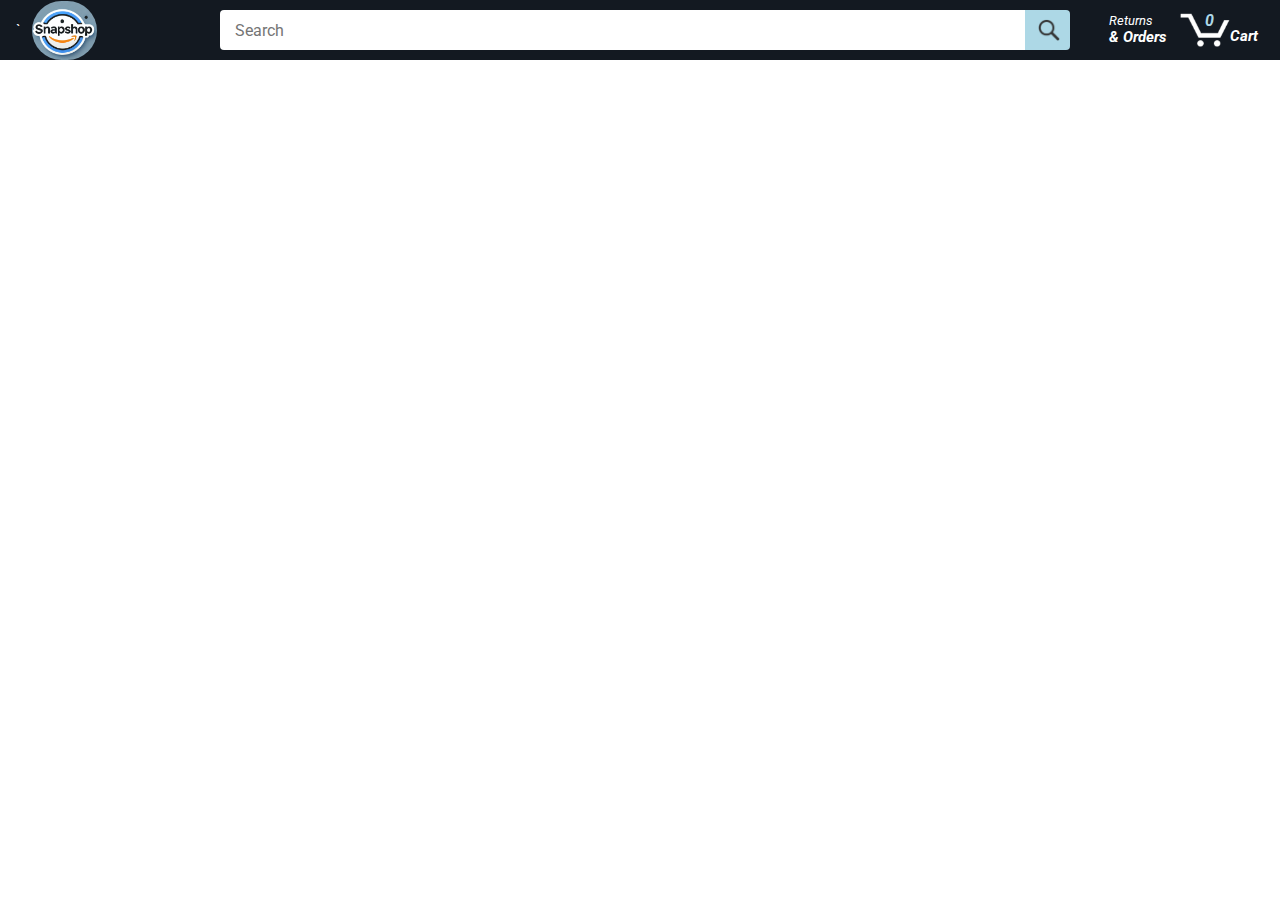
<file: index.html>
<!DOCTYPE html>
<html>
  <head>
    <title>Snap Shop</title>

    <!-- This code is needed for responsive design to work.
      (Responsive design = make the website look good on
      smaller screen sizes like a phone or a tablet). -->
    <meta name="viewport" content="width=device-width, initial-scale=1">

    <!-- Load a font called Roboto from Google Fonts. -->
    <link rel="preconnect" href="https://fonts.googleapis.com">
    <link rel="preconnect" href="https://fonts.gstatic.com" crossorigin>
    <link href="https://fonts.googleapis.com/css2?family=Roboto:wght@400;500;700&display=swap" rel="stylesheet">

    <!-- Here are the CSS files for this page. -->
    <link rel="stylesheet" href="styles/shared/general.css">
    <link rel="stylesheet" href="styles/shared/amazon-header.css">
    <link rel="stylesheet" href="styles/pages/amazon.css">
  </head>
  <body style="font-style: italic;">
    <div class="amazon-header">`
      <div class="amazon-header-left-section">
        <a href="amazon.html" class="header-link">
          <img class="amazon-logo"
            src="images/snap.png">
          <img class="amazon-mobile-logo"
            src="images/snap.png">
        </a>
      </div>

      <div class="amazon-header-middle-section">
        <input class="search-bar" type="text" placeholder="Search">

        <button class="search-button">
          <img class="search-icon" src="images/icons/search-icon.png">
        </button>
      </div>

      <div class="amazon-header-right-section">
        <a class="orders-link header-link" href="orders.html">
          <span class="returns-text">Returns</span>
          <span class="orders-text">& Orders</span>
        </a>

        <a class="cart-link header-link" href="checkout.html">
          <img class="cart-icon" src="images/icons/cart-icon.png">
          <div class="cart-quantity js-cart-quantity">0</div>
          <div class="cart-text">Cart</div>
        </a>
      </div>
    </div>

    <div class="main">
      <div class="products-grid js-products-grid">
      </div>
    </div>

    <script type="module" src="scripts/amazon.js"></script>
  </body>
</html>
</file>
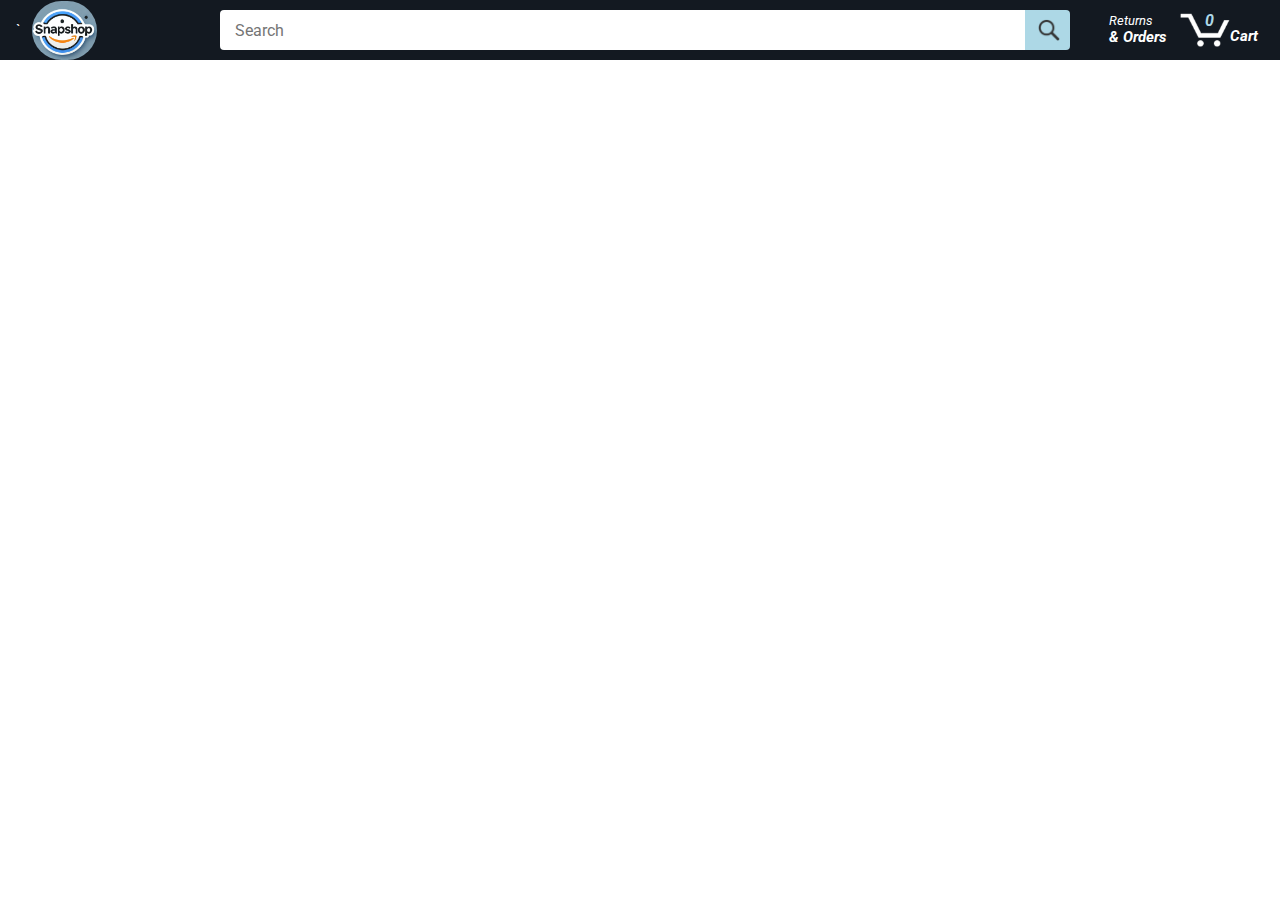
<file: amazon.html>
<!DOCTYPE html>
<html>
  <head>
    <title>Amazon Project</title>

    <!-- This code is needed for responsive design to work.
      (Responsive design = make the website look good on
      smaller screen sizes like a phone or a tablet). -->
    <meta name="viewport" content="width=device-width, initial-scale=1">

    <!-- Load a font called Roboto from Google Fonts. -->
    <link rel="preconnect" href="https://fonts.googleapis.com">
    <link rel="preconnect" href="https://fonts.gstatic.com" crossorigin>
    <link href="https://fonts.googleapis.com/css2?family=Roboto:wght@400;500;700&display=swap" rel="stylesheet">

    <!-- Here are the CSS files for this page. -->
    <link rel="stylesheet" href="styles/shared/general.css">
    <link rel="stylesheet" href="styles/shared/amazon-header.css">
    <link rel="stylesheet" href="styles/pages/amazon.css">
  </head>
  <body style="font-style: italic;">
    <div class="amazon-header">`
      <div class="amazon-header-left-section">
        <a href="amazon.html" class="header-link">
          <img class="amazon-logo"
            src="images/snap.png">
          <img class="amazon-mobile-logo"
            src="images/snap.png">
        </a>
      </div>

      <div class="amazon-header-middle-section">
        <input class="search-bar" type="text" placeholder="Search">

        <button class="search-button">
          <img class="search-icon" src="images/icons/search-icon.png">
        </button>
      </div>

      <div class="amazon-header-right-section">
        <a class="orders-link header-link" href="orders.html">
          <span class="returns-text">Returns</span>
          <span class="orders-text">& Orders</span>
        </a>

        <a class="cart-link header-link" href="checkout.html">
          <img class="cart-icon" src="images/icons/cart-icon.png">
          <div class="cart-quantity js-cart-quantity">0</div>
          <div class="cart-text">Cart</div>
        </a>
      </div>
    </div>

    <div class="main">
      <div class="products-grid js-products-grid">
      </div>
    </div>

    <script type="module" src="scripts/amazon.js"></script>
  </body>
</html>
</file>
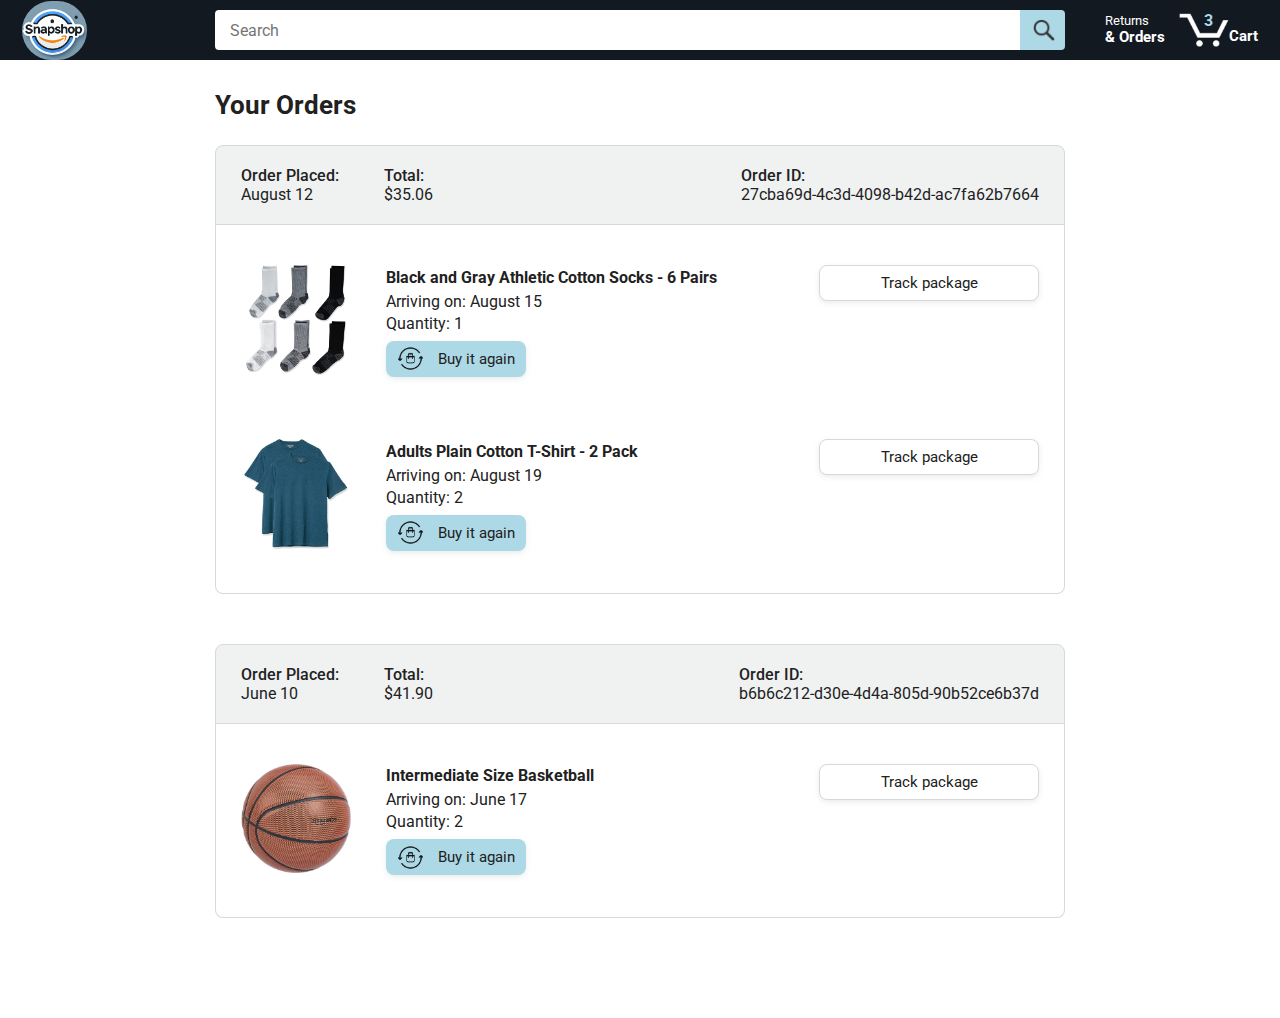
<file: orders.html>
<!DOCTYPE html>
<html>
  <head>
    <title>Orders</title>

    <!-- This code is needed for responsive design to work.
      (Responsive design = make the website look good on
      smaller screen sizes like a phone or a tablet). -->
    <meta name="viewport" content="width=device-width, initial-scale=1">

    <!-- Load a font called Roboto from Google Fonts. -->
    <link rel="preconnect" href="https://fonts.googleapis.com">
    <link rel="preconnect" href="https://fonts.gstatic.com" crossorigin>
    <link href="https://fonts.googleapis.com/css2?family=Roboto:wght@400;500;700&display=swap" rel="stylesheet">

    <!-- Here are the CSS files for this page. -->
    <link rel="stylesheet" href="styles/shared/general.css">
    <link rel="stylesheet" href="styles/shared/amazon-header.css">
    <link rel="stylesheet" href="styles/pages/orders.css">
  </head>
  <body>
    <div class="amazon-header">
      <div class="amazon-header-left-section">
        <a href="amazon.html" class="header-link">
          <img class="amazon-logo"
            src="images/snap.png">
          <img class="amazon-mobile-logo"
            src="images/snap.png">
        </a>
      </div>

      <div class="amazon-header-middle-section">
        <input class="search-bar" type="text" placeholder="Search">

        <button class="search-button">
          <img class="search-icon" src="images/icons/search-icon.png">
        </button>
      </div>

      <div class="amazon-header-right-section">
        <a class="orders-link header-link" href="orders.html">
          <span class="returns-text">Returns</span>
          <span class="orders-text">& Orders</span>
        </a>

        <a class="cart-link header-link" href="checkout.html">
          <img class="cart-icon" src="images/icons/cart-icon.png">
          <div class="cart-quantity">3</div>
          <div class="cart-text">Cart</div>
        </a>
      </div>
    </div>

    <div class="main">
      <div class="page-title">Your Orders</div>

      <div class="orders-grid">
        <div class="order-container">

          <div class="order-header">
            <div class="order-header-left-section">
              <div class="order-date">
                <div class="order-header-label">Order Placed:</div>
                <div>August 12</div>
              </div>
              <div class="order-total">
                <div class="order-header-label">Total:</div>
                <div>$35.06</div>
              </div>
            </div>

            <div class="order-header-right-section">
              <div class="order-header-label">Order ID:</div>
              <div>27cba69d-4c3d-4098-b42d-ac7fa62b7664</div>
            </div>
          </div>

          <div class="order-details-grid">
            <div class="product-image-container">
              <img src="images/products/athletic-cotton-socks-6-pairs.jpg">
            </div>

            <div class="product-details">
              <div class="product-name">
                Black and Gray Athletic Cotton Socks - 6 Pairs
              </div>
              <div class="product-delivery-date">
                Arriving on: August 15
              </div>
              <div class="product-quantity">
                Quantity: 1
              </div>
              <button class="buy-again-button button-primary">
                <img class="buy-again-icon" src="images/icons/buy-again.png">
                <span class="buy-again-message">Buy it again</span>
              </button>
            </div>

            <div class="product-actions">
              <a href="tracking.html?orderId=123&productId=456">
                <button class="track-package-button button-secondary">
                  Track package
                </button>
              </a>
            </div>

            <div class="product-image-container">
              <img src="images/products/adults-plain-cotton-tshirt-2-pack-teal.jpg">
            </div>

            <div class="product-details">
              <div class="product-name">
                Adults Plain Cotton T-Shirt - 2 Pack
              </div>
              <div class="product-delivery-date">
                Arriving on: August 19
              </div>
              <div class="product-quantity">
                Quantity: 2
              </div>
              <button class="buy-again-button button-primary">
                <img class="buy-again-icon" src="images/icons/buy-again.png">
                <span class="buy-again-message">Buy it again</span>
              </button>
            </div>

            <div class="product-actions">
              <a href="tracking.html">
                <button class="track-package-button button-secondary">
                  Track package
                </button>
              </a>
            </div>
          </div>
        </div>

        <div class="order-container">

          <div class="order-header">
            <div class="order-header-left-section">
              <div class="order-date">
                <div class="order-header-label">Order Placed:</div>
                <div>June 10</div>
              </div>
              <div class="order-total">
                <div class="order-header-label">Total:</div>
                <div>$41.90</div>
              </div>
            </div>

            <div class="order-header-right-section">
              <div class="order-header-label">Order ID:</div>
              <div>b6b6c212-d30e-4d4a-805d-90b52ce6b37d</div>
            </div>
          </div>

          <div class="order-details-grid">
            <div class="product-image-container">
              <img src="images/products/intermediate-composite-basketball.jpg">
            </div>

            <div class="product-details">
              <div class="product-name">
                Intermediate Size Basketball
              </div>
              <div class="product-delivery-date">
                Arriving on: June 17
              </div>
              <div class="product-quantity">
                Quantity: 2
              </div>
              <button class="buy-again-button button-primary">
                <img class="buy-again-icon" src="images/icons/buy-again.png">
                <span class="buy-again-message">Buy it again</span>
              </button>
            </div>

            <div class="product-actions">
              <a href="tracking.html">
                <button class="track-package-button button-secondary">
                  Track package
                </button>
              </a>
            </div>
          </div>
        </div>
      </div>
    </div>
  </body>
</html>
</file>
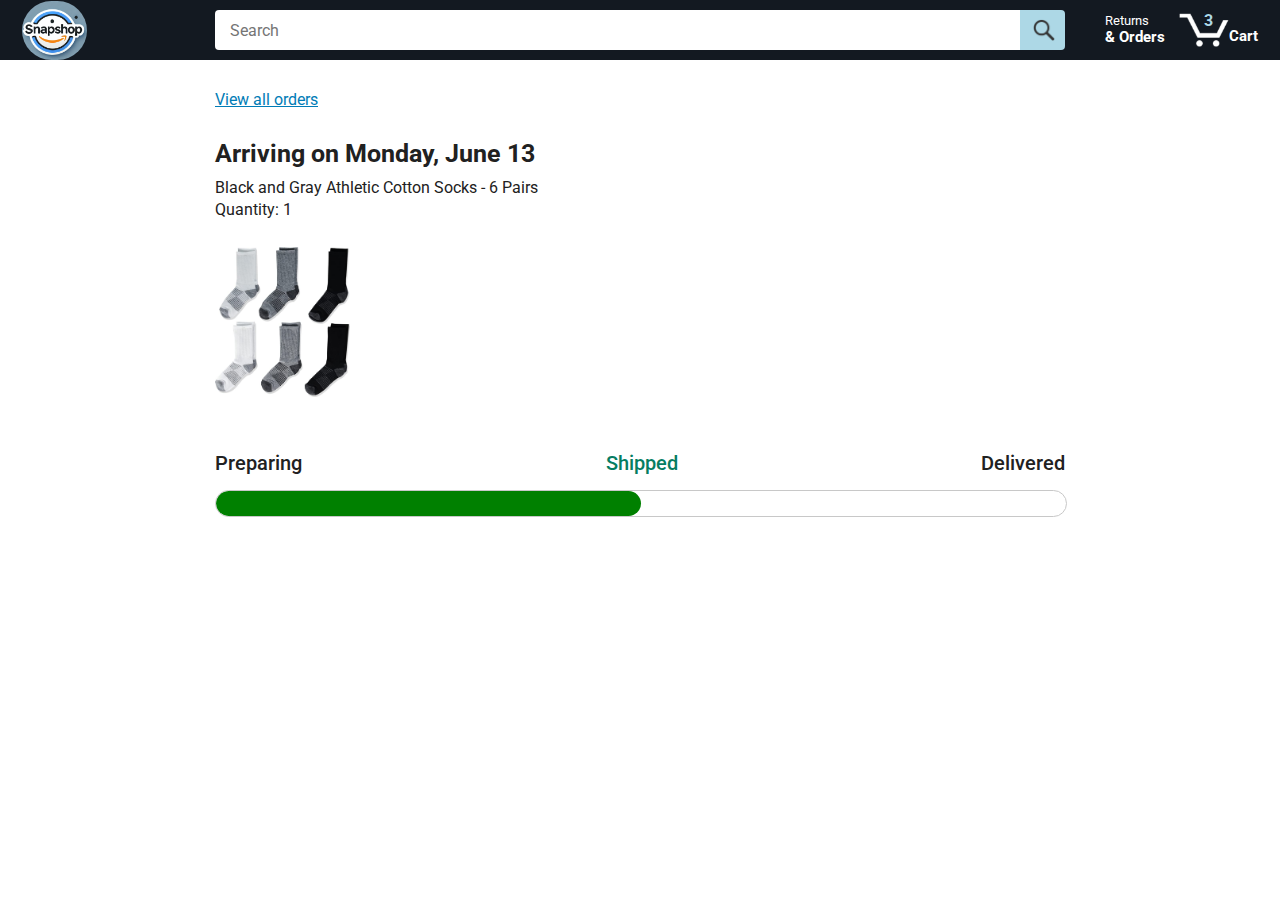
<file: tracking.html>
<!DOCTYPE html>
<html>
  <head>
    <title>Tracking</title>

    <!-- This code is needed for responsive design to work.
      (Responsive design = make the website look good on
      smaller screen sizes like a phone or a tablet). -->
    <meta name="viewport" content="width=device-width, initial-scale=1">

    <!-- Load a font called Roboto from Google Fonts. -->
    <link rel="preconnect" href="https://fonts.googleapis.com">
    <link rel="preconnect" href="https://fonts.gstatic.com" crossorigin>
    <link href="https://fonts.googleapis.com/css2?family=Roboto:wght@400;500;700&display=swap" rel="stylesheet">

    <!-- Here are the CSS files for this page. -->
    <link rel="stylesheet" href="styles/shared/general.css">
    <link rel="stylesheet" href="styles/shared/amazon-header.css">
    <link rel="stylesheet" href="styles/pages/tracking.css">
  </head>
  <body>
    <div class="amazon-header">
      <div class="amazon-header-left-section">
        <a href="amazon.html" class="header-link">
          <img class="amazon-logo"
            src="images/snap.png">
          <img class="amazon-mobile-logo"
            src="images/snap.png">
        </a>
      </div>

      <div class="amazon-header-middle-section">
        <input class="search-bar" type="text" placeholder="Search">

        <button class="search-button">
          <img class="search-icon" src="images/icons/search-icon.png">
        </button>
      </div>

      <div class="amazon-header-right-section">
        <a class="orders-link header-link" href="orders.html">
          <span class="returns-text">Returns</span>
          <span class="orders-text">& Orders</span>
        </a>

        <a class="cart-link header-link" href="checkout.html">
          <img class="cart-icon" src="images/icons/cart-icon.png">
          <div class="cart-quantity">3</div>
          <div class="cart-text">Cart</div>
        </a>
      </div>
    </div>

    <div class="main">
      <div class="order-tracking">
        <a class="back-to-orders-link link-primary" href="orders.html">
          View all orders
        </a>

        <div class="delivery-date">
          Arriving on Monday, June 13
        </div>

        <div class="product-info">
          Black and Gray Athletic Cotton Socks - 6 Pairs
        </div>

        <div class="product-info">
          Quantity: 1
        </div>

        <img class="product-image" src="images/products/athletic-cotton-socks-6-pairs.jpg">

        <div class="progress-labels-container">
          <div class="progress-label">
            Preparing
          </div>
          <div class="progress-label current-status">
            Shipped
          </div>
          <div class="progress-label">
            Delivered
          </div>
        </div>

        <div class="progress-bar-container">
          <div class="progress-bar"></div>
        </div>
      </div>
    </div>

    <script>
      const url = new URL(window.location.href);
      console.log(url.searchParams.get('orderId'));
      console.log(url.searchParams.get('productId'));
    </script>
  </body>
</html>
</file>
<file: styles/shared/general.css>
body {
  font-family: Roboto, Arial;
  color: rgb(33, 33, 33);
  /* The <body> element has a default margin of 8px
     on all sides. This removes the default margins. */
  margin: 0;
}

/* <p> elements have a default margin on the top
   and bottom. This removes the default margins. */
p {
  margin: 0;
}

button {
  cursor: pointer;
}

select {
  cursor: pointer;
}

input, select, button {
  font-family: Roboto, Arial;
}

.button-primary {
  color: rgb(33, 33, 33);
  background-color: rgb(255, 216, 20);
  border: 1px solid rgb(252, 210, 0);
  border-radius: 8px;
  cursor: pointer;
  box-shadow: 0 2px 5px rgba(213, 217, 217, 0.5);
}

.button-primary:hover {
  background-color: rgb(247, 202, 0);
  border: 1px solid rgb(242, 194, 0);
}

.button-primary:active {
  background: rgb(255, 216, 20);
  border-color: rgb(252, 210, 0);
  box-shadow: none;
}

.button-secondary {
  color: rgb(33, 33, 33);
  background: white;
  border: 1px solid rgb(213, 217, 217);
  border-radius: 8px;
  cursor: pointer;
  box-shadow: 0 2px 5px rgba(213, 217, 217, 0.5);
}

.button-secondary:hover {
  background-color: rgb(247, 250, 250);
}

.button-secondary:active {
  background-color: rgb(237, 253, 255);
  box-shadow: none;
}

/* These styles will limit text to 2 lines. Anything
   beyond 2 lines will be replaced with "..."
   You can find this code by using an A.I. tool or by
   searching in Google.
   https://css-tricks.com/almanac/properties/l/line-clamp/ */
.limit-text-to-2-lines {
  display: -webkit-box;
  -webkit-line-clamp: 2;
  -webkit-box-orient: vertical;
  overflow: hidden;
}

.link-primary {
  color: rgb(1, 124, 182);
  cursor: pointer;
}

.link-primary:hover {
  color: rgb(196, 80, 0);
}

/* Styles for dropdown selectors. */
select {
  color: rgb(33, 33, 33);
  background-color: rgb(240, 240, 240);
  border: 1px solid rgb(213, 217, 217);
  border-radius: 8px;
  padding: 3px 5px;
  font-size: 15px;
  cursor: pointer;
  box-shadow: 0 2px 5px rgba(213, 217, 217, 0.5);
}

select:focus,
input:focus {
  outline: 2px solid rgb(255, 153, 0);
}
</file>
<file: styles/shared/amazon-header.css>
.amazon-header {
  background-color: rgb(19, 25, 33);
  color: white;
  padding-left: 15px;
  padding-right: 15px;

  display: flex;
  align-items: center;
  justify-content: space-between;

  position: fixed;
  top: 0;
  left: 0;
  right: 0;
  height: 60px;
}

.amazon-header-left-section {
  width: 180px;
}

@media (max-width: 800px) {
  .amazon-header-left-section {
    width: unset;
  }
}

.header-link {
  display: inline-block;
  padding: 6px;
  border-radius: 2px;
  cursor: pointer;
  text-decoration: none;
  border: 1px solid rgba(0, 0, 0, 0);
}

.header-link:hover {
  border: 1px solid white;
}

.amazon-logo {
  width: 65px;
  margin-top: 5px;
  border-radius: 1000px;
}

.amazon-mobile-logo {
  display: none;
}

@media (max-width: 575px) {
  .amazon-logo {
    display: none;
  }

  .amazon-mobile-logo {
    display: block;
    height: 35px;
    margin-top: 5px;
  }
}

.amazon-header-middle-section {
  flex: 1;
  max-width: 850px;
  margin-left: 10px;
  margin-right: 10px;
  display: flex;
}

.search-bar {
  flex: 1;
  width: 0;
  font-size: 16px;
  height: 38px;
  padding-left: 15px;
  border: none;
  border-top-left-radius: 4px;
  border-bottom-left-radius: 4px;
  border-top-right-radius: 0;
  border-bottom-right-radius: 0;
}

.search-button {
  background-color: lightblue;
  border: none;
  width: 45px;
  height: 40px;
  border-top-right-radius: 4px;
  border-bottom-right-radius: 4px;
  flex-shrink: 0;
}

.search-icon {
  height: 22px;
  margin-left: 2px;
  margin-top: 3px;
}

.amazon-header-right-section {
  width: 180px;
  flex-shrink: 0;
  display: flex;
  justify-content: end;
}

.orders-link {
  color: white;
}

.returns-text {
  display: block;
  font-size: 13px;
}

.orders-text {
  display: block;
  font-size: 15px;
  font-weight: 700;
}

.cart-link {
  color: white;
  display: flex;
  align-items: center;
  position: relative;
}

.cart-icon {
  width: 50px;
}

.cart-text {
  margin-top: 12px;
  font-size: 15px;
  font-weight: 700;
}

.cart-quantity {
  color: lightblue;
  font-size: 16px;
  font-weight: 700;

  position: absolute;
  top: 4px;
  left: 22px;
  
  width: 26px;
  text-align: center;
}
</file>
<file: styles/pages/amazon.css>
.main {
  margin-top: 60px;
}

.products-grid {
  display: grid;

  /* - In CSS Grid, 1fr means a column will take up the
       remaining space in the grid.
     - If we write 1fr 1fr ... 1fr; 8 times, this will
       divide the grid into 8 columns, each taking up an
       equal amount of the space.
     - repeat(8, 1fr); is a shortcut for repeating "1fr"
       8 times (instead of typing out "1fr" 8 times).
       repeat(...) is a special property that works with
       display: grid; */
  grid-template-columns: repeat(8, 1fr);
}

/* @media is used to create responsive design (making the
   website look good on any screen size). This @media
   means when the screen width is 2000px or less, we
   will divide the grid into 7 columns instead of 8. */
@media (max-width: 2000px) {
  .products-grid {
    grid-template-columns: repeat(7, 1fr);
  }
}

/* This @media means when the screen width is 1600px or
   less, we will divide the grid into 6 columns. */
@media (max-width: 1600px) {
  .products-grid {
    grid-template-columns: repeat(6, 1fr);
  }
}

@media (max-width: 1300px) {
  .products-grid {
    grid-template-columns: repeat(5, 1fr);
  }
}

@media (max-width: 1000px) {
  .products-grid {
    grid-template-columns: repeat(4, 1fr);
  }
}

@media (max-width: 800px) {
  .products-grid {
    grid-template-columns: repeat(3, 1fr);
  }
}

@media (max-width: 575px) {
  .products-grid {
    grid-template-columns: repeat(2, 1fr);
  }
}

@media (max-width: 450px) {
  .products-grid {
    grid-template-columns: 1fr;
  }
}

.product-container {
  padding-top: 40px;
  padding-bottom: 25px;
  padding-left: 25px;
  padding-right: 25px;

  border-right: 1px solid rgb(231, 231, 231);
  border-bottom: 1px solid rgb(231, 231, 231);

  display: flex;
  flex-direction: column;
}

.product-image-container {
  display: flex;
  justify-content: center;
  align-items: center;

  height: 180px;
  margin-bottom: 20px;
}

.product-image {
  /* Images will overflow their container by default. To
    prevent this, we set max-width and max-height to 100%
    so they stay inside their container. */
  max-width: 100%;
  max-height: 100%;
}

.product-name {
  height: 40px;
  margin-bottom: 5px;
}

.product-rating-container {
  display: flex;
  align-items: center;
  margin-bottom: 10px;
}

.product-rating-stars {
  width: 100px;
  margin-right: 6px;
 
}

.product-rating-count {
  color: rgb(1, 124, 182);
  cursor: pointer;
  margin-top: 3px;
}

.product-price {
  font-weight: 700;
  margin-bottom: 10px;
}

.product-quantity-container {
  margin-bottom: 17px;
}

.product-spacer {
  flex: 1;
}

.added-to-cart {
  color: rgb(6, 125, 98);
  font-size: 16px;

  display: flex;
  align-items: center;
  margin-bottom: 8px;

  /* At first, the "Added to cart" message will
     be invisible. Use JavaScript to change the
     opacity and make it visible. */
  opacity: 0;
}

.added-to-cart img {
  height: 20px;
  margin-right: 5px;
}

.add-to-cart-button {
  width: 100%;
  padding: 8px;
  border-radius: 50px;
  background-color: lightblue;
  border: none;
}

.add-to-cart-button:hover{
  background-color: lightblue;
}
</file>
<file: styles/pages/orders.css>
.main {
  max-width: 850px;
  margin-top: 90px;
  margin-bottom: 100px;
  padding-left: 20px;
  padding-right: 20px;

  /* margin-left: auto;
     margin-right auto;
     Is a trick for centering an element horizontally
     without needing a container. */
  margin-left: auto;
  margin-right: auto;
}

.page-title {
  font-weight: 700;
  font-size: 26px;
  margin-bottom: 25px;
}

.orders-grid {
  display: grid;
  grid-template-columns: 1fr;
  row-gap: 50px;
}

.order-header {
  background-color: rgb(240, 242, 242);
  border: 1px solid rgb(213, 217, 217);

  display: flex;
  align-items: center;
  justify-content: space-between;

  padding: 20px 25px;
  border-top-left-radius: 8px;
  border-top-right-radius: 8px;
}

.order-header-left-section {
  display: flex;
  flex-shrink: 0;
}

.order-header-label {
  font-weight: 500;
}

.order-date,
.order-total {
  margin-right: 45px;
}

.order-header-right-section {
  flex-shrink: 1;
}

@media (max-width: 575px) {
  .order-header {
    flex-direction: column;
    align-items: start;
    line-height: 23px;
    padding: 15px;
  }

  .order-header-left-section {
    flex-direction: column;
  }

  .order-header-label {
    margin-right: 5px;
  }

  .order-date,
  .order-total {
    display: grid;
    grid-template-columns: auto 1fr;
    margin-right: 0;
  }

  .order-header-right-section {
    display: grid;
    grid-template-columns: auto 1fr;
  }
}

.order-details-grid {
  padding: 40px 25px;
  border: 1px solid rgb(213, 217, 217);
  border-top: none;
  border-bottom-left-radius: 8px;
  border-bottom-right-radius: 8px;

  display: grid;
  grid-template-columns: 110px 1fr 220px;
  column-gap: 35px;
  row-gap: 60px;
  align-items: center;
}

@media (max-width: 800px) {
  .order-details-grid {
    grid-template-columns: 110px 1fr;
    row-gap: 0;
    padding-bottom: 8px;
  }
}

@media (max-width: 450px) {
  .order-details-grid {
    grid-template-columns: 1fr;
  }
}

.product-image-container {
  text-align: center;
}

.product-image-container img {
  max-width: 110px;
  max-height: 110px;
}

.product-name {
  font-weight: 700;
  margin-bottom: 5px;
}

.product-delivery-date {
  margin-bottom: 3px;
}

.product-quantity {
  margin-bottom: 8px;
}

.buy-again-button {
  font-size: 15px;
  width: 140px;
  height: 36px;
  border-radius: 8px;

  display: flex;
  align-items: center;
  justify-content: center;
  background-color: lightblue;
  border: none;
}

.buy-again-button:hover{
background-color: lightblue;

}

.buy-again-icon {
  width: 25px;
  margin-right: 15px;
}

.product-actions {
  align-self: start;
}

.track-package-button {
  width: 100%;
  font-size: 15px;
  padding: 8px;
}

@media (max-width: 800px) {
  .buy-again-button {
    margin-bottom: 10px;
  }

  .product-actions {
    /* grid-column: 2 means this element will be placed
       in column 2 in the grid. (Normally, the column that
       an element is placed in is determined by the order
       of the elements in the HTML. grid-column overrides
       this default ordering). */
    grid-column: 2;
    margin-bottom: 30px;
  }

  .track-package-button {
    width: 140px;
  }
}

@media (max-width: 450px) {
  .product-image-container {
    text-align: center;
    margin-bottom: 25px;
  }

  .product-image-container img {
    max-width: 150px;
    max-height: 150px;
  }

  .product-name {
    margin-bottom: 10px;
  }

  .product-quantity {
    margin-bottom: 15px;
  }

  .buy-again-button {
    width: 100%;
    margin-bottom: 15px;
  }

  .product-actions {
    /* grid-column: auto; undos grid-column: 2; from above.
       This element will now be placed in its normal column
       in the grid. */
    grid-column: auto;
    margin-bottom: 70px;
  }

  .track-package-button {
    width: 100%;
    padding: 12px;
  }
}
</file>
<file: styles/pages/tracking.css>
.main {
  max-width: 850px;
  margin-top: 90px;
  margin-bottom: 100px;
  padding-left: 30px;
  padding-right: 30px;

  /* margin-left: auto;
     margin-right auto;
     Is a trick for centering an element horizontally
     without needing a container. */
  margin-left: auto;
  margin-right: auto;
}

.back-to-orders-link {
  display: inline-block;
  margin-bottom: 30px;
}

.delivery-date {
  font-size: 25px;
  font-weight: 700;
  margin-bottom: 10px;
}

.product-info {
  margin-bottom: 3px;
}

.product-image {
  max-width: 150px;
  max-height: 150px;
  margin-top: 25px;
  margin-bottom: 50px;
}

.progress-labels-container {
  display: flex;
  justify-content: space-between;
  font-size: 20px;
  font-weight: 500;
  margin-bottom: 15px;
}

.current-status {
  color: rgb(6, 125, 98);
}

@media (max-width: 575px) {
  .progress-labels-container {
    font-size: 16px;
  }
}

@media (max-width: 450px) {
  .progress-labels-container {
    flex-direction: column;
    margin-bottom: 5px;
  }

  .progress-label {
    margin-bottom: 3px;
  }
}

.progress-bar-container {
  height: 25px;
  width: 100%;

  border: 1px solid rgb(200, 200, 200);
  border-radius: 50px;
  overflow: hidden;
}

.progress-bar {
  height: 100%;
  background-color: green;
  border-radius: 50px;
  width: 50%;
}
</file>
